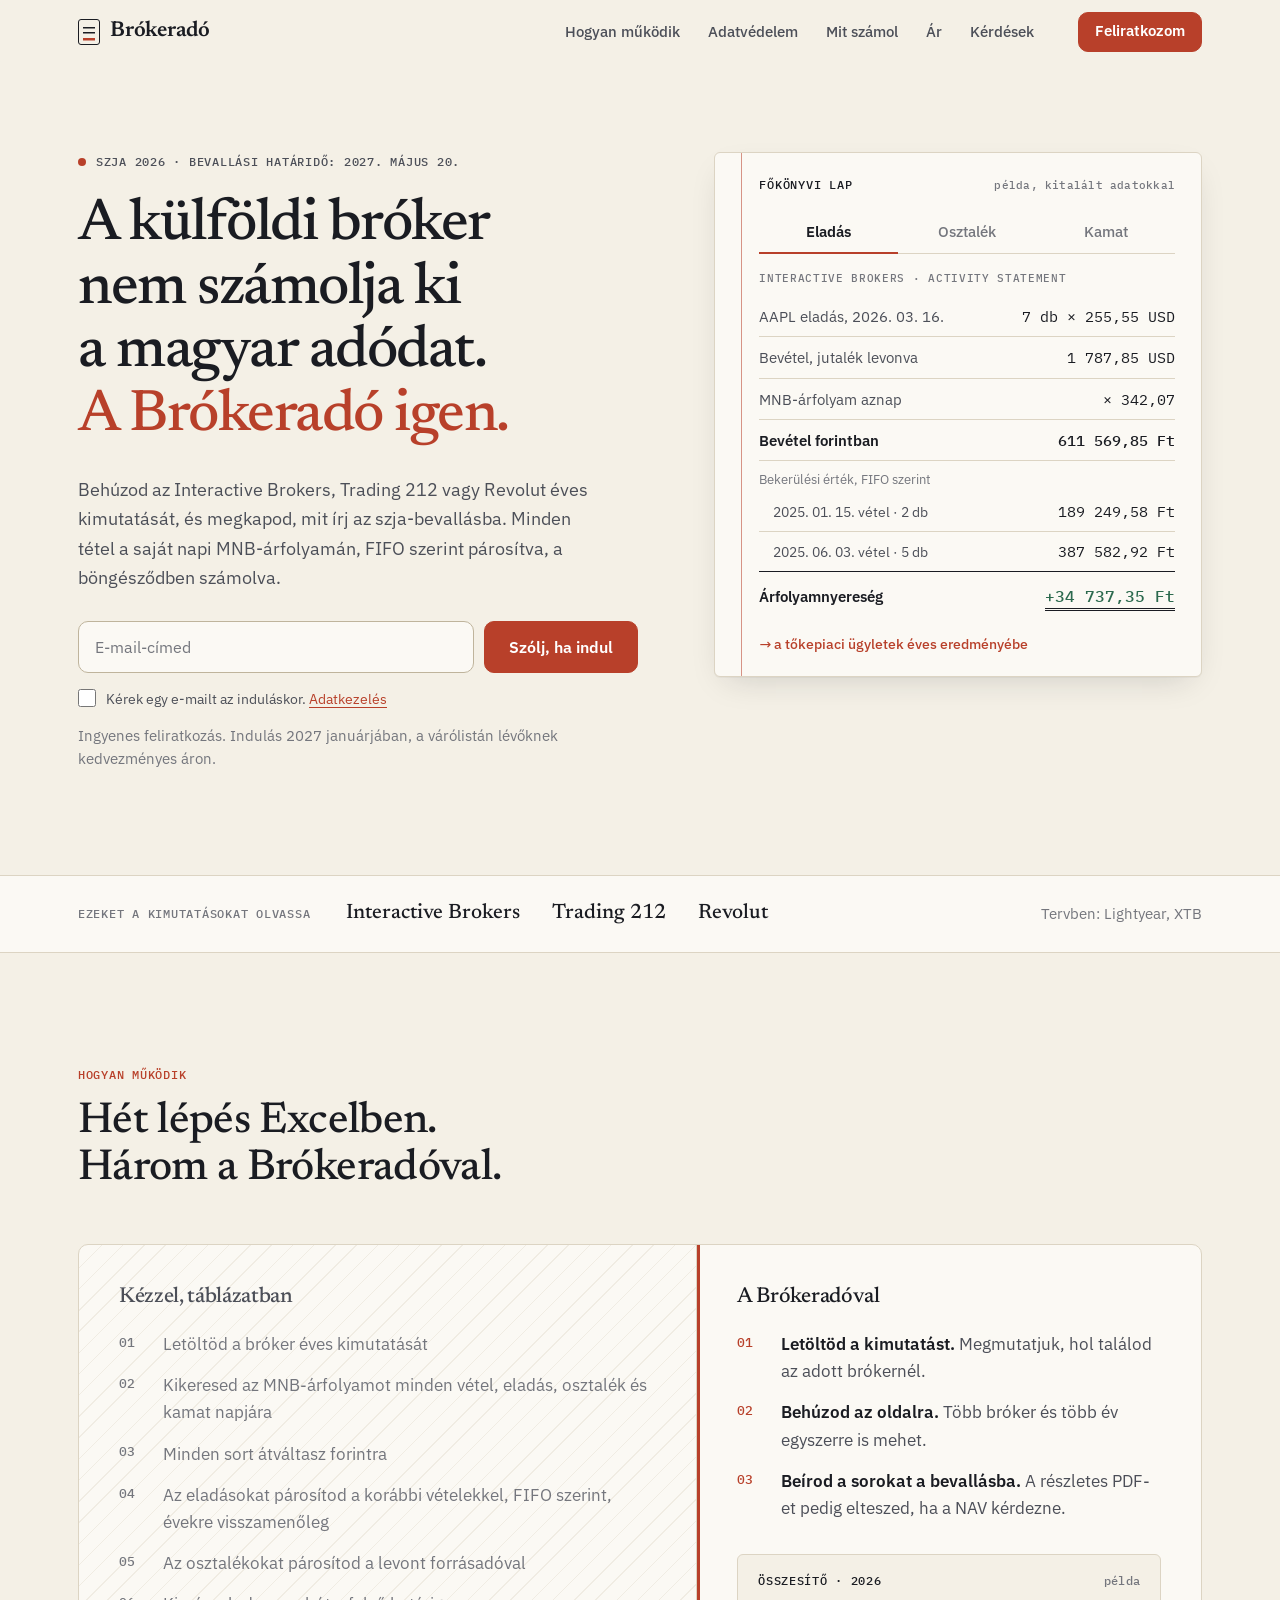
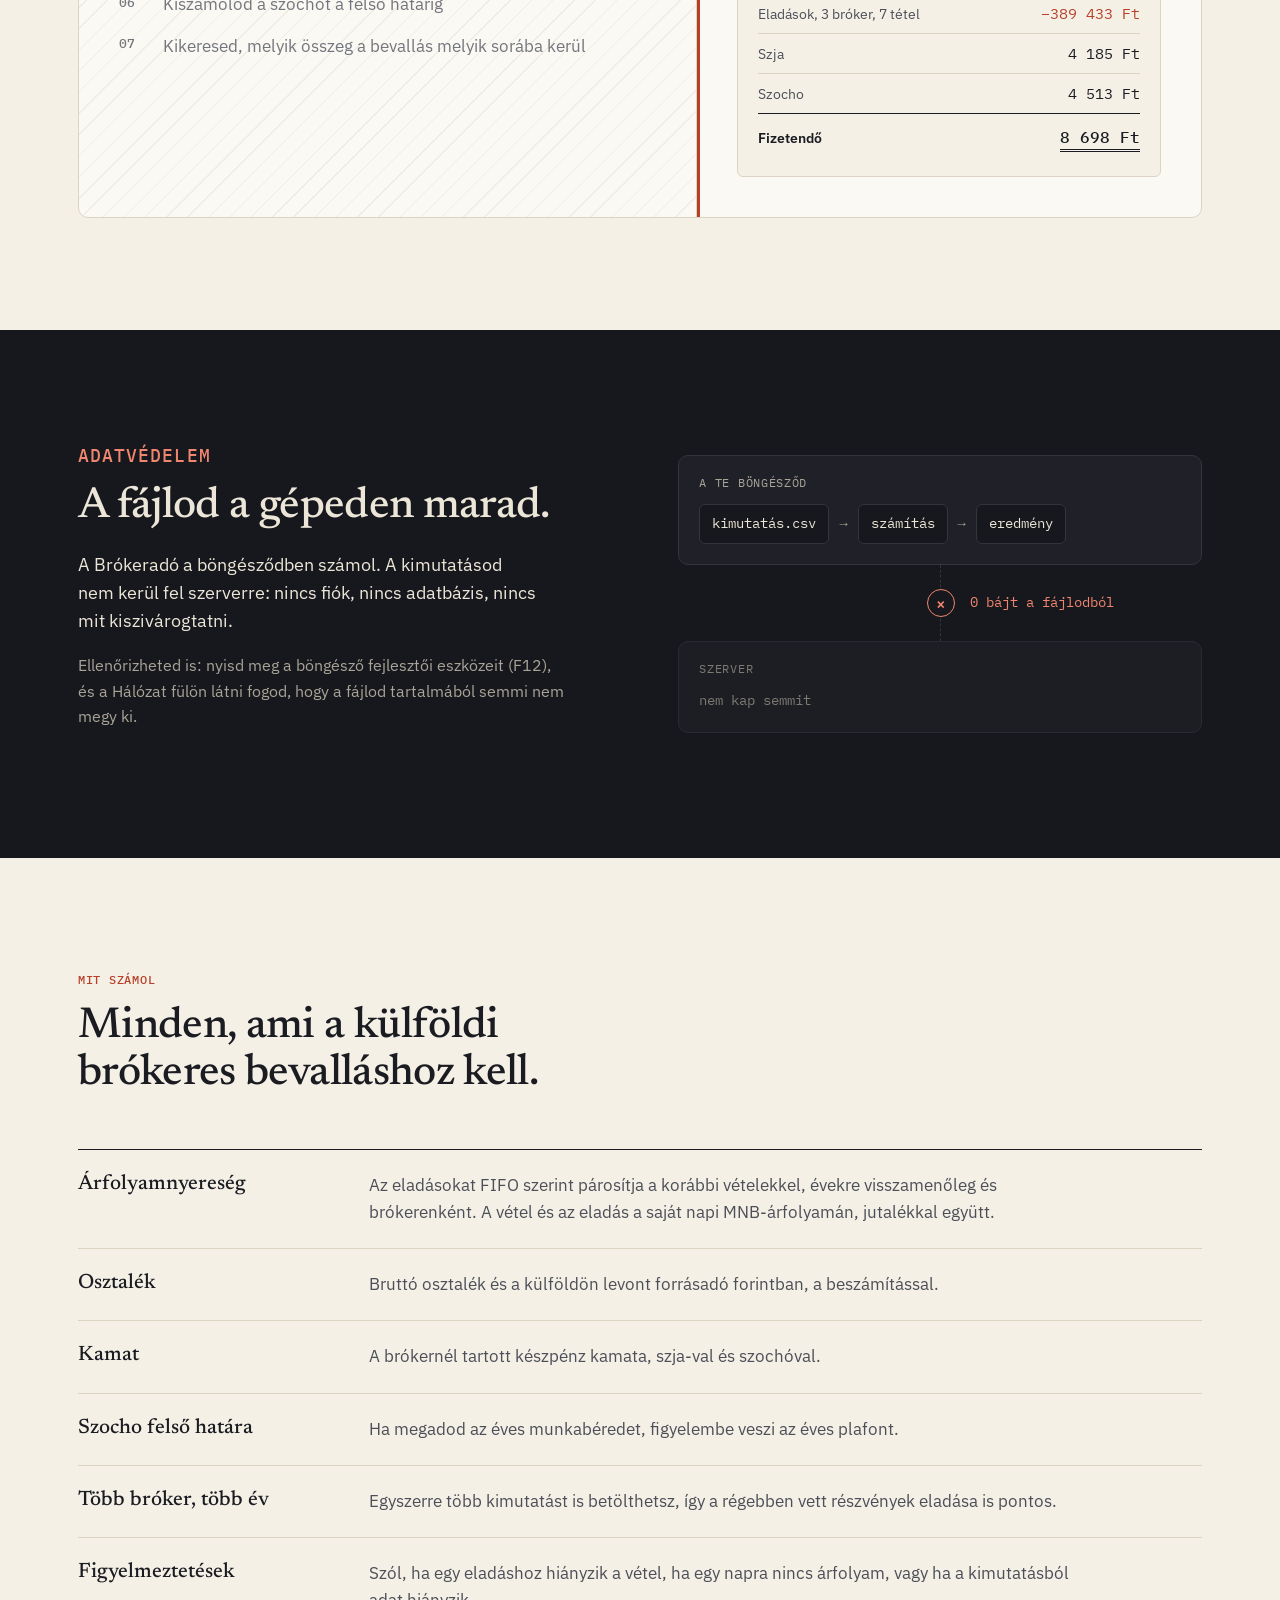
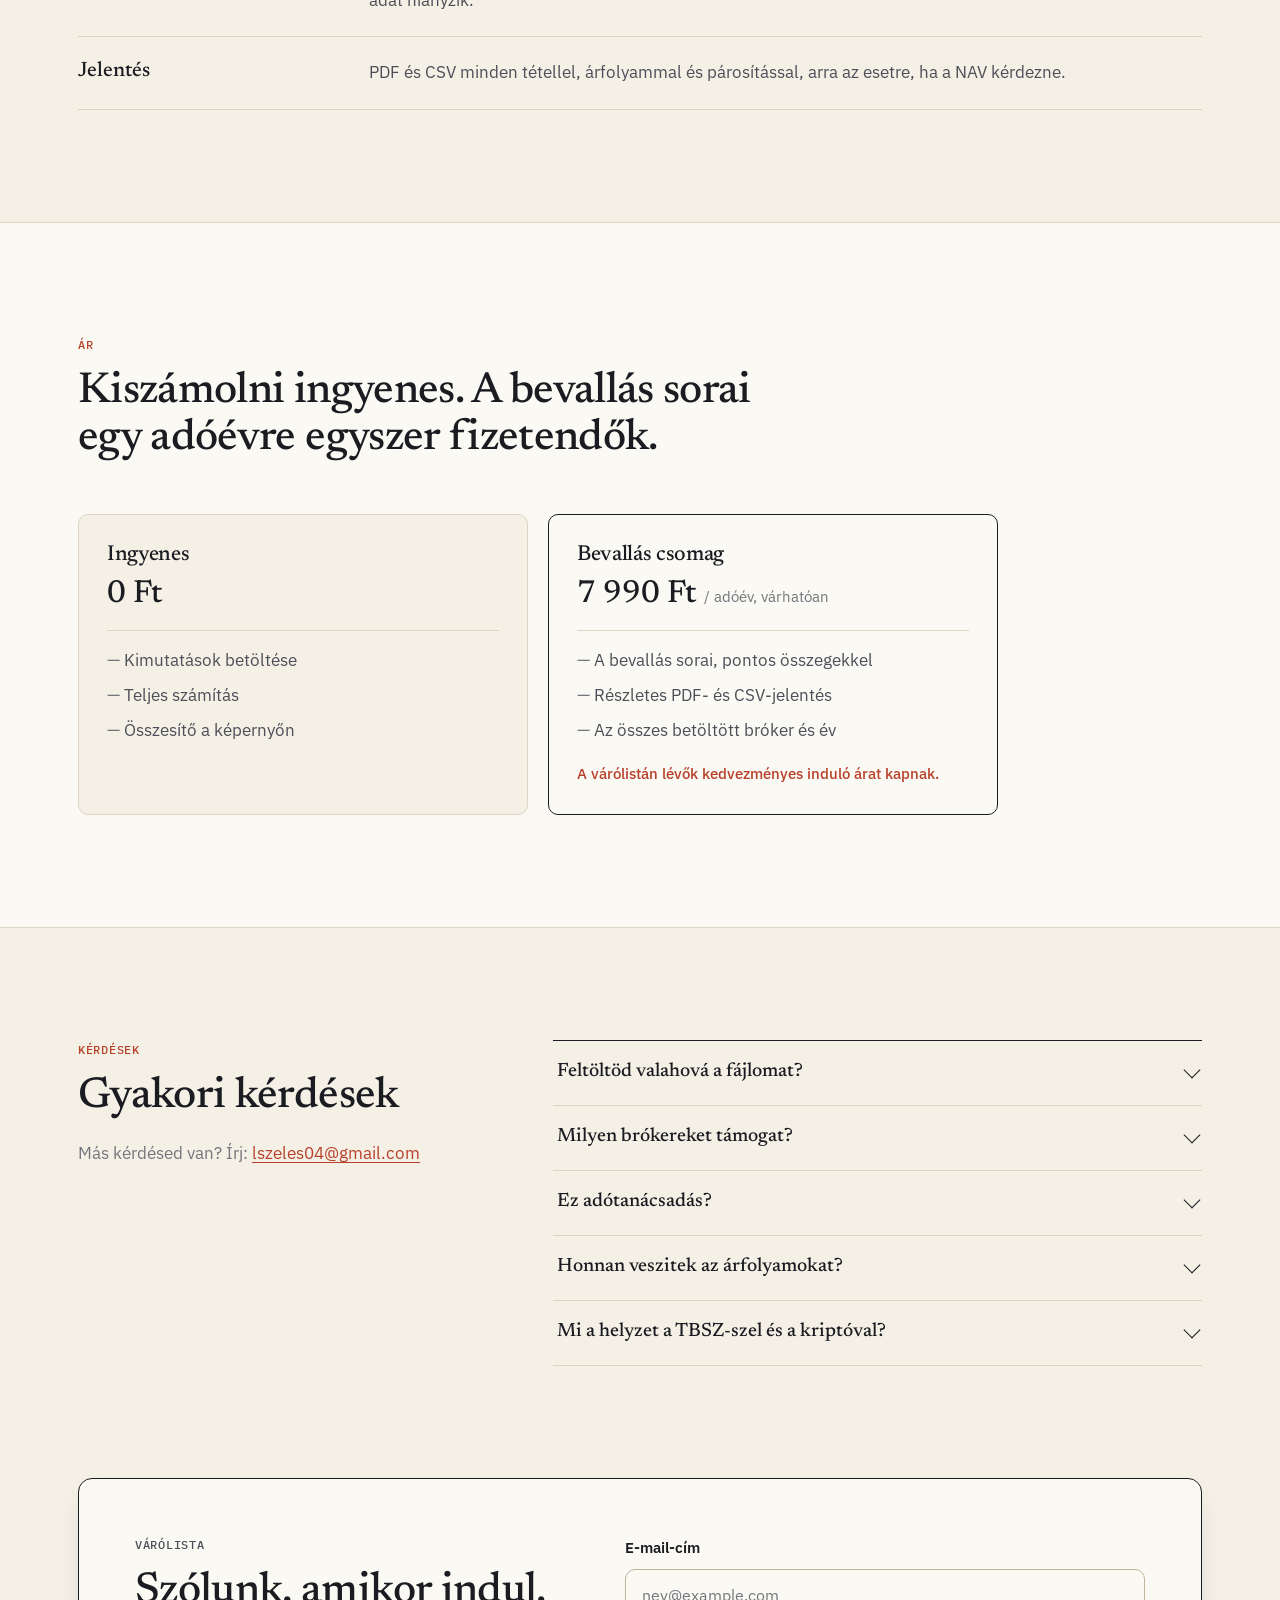
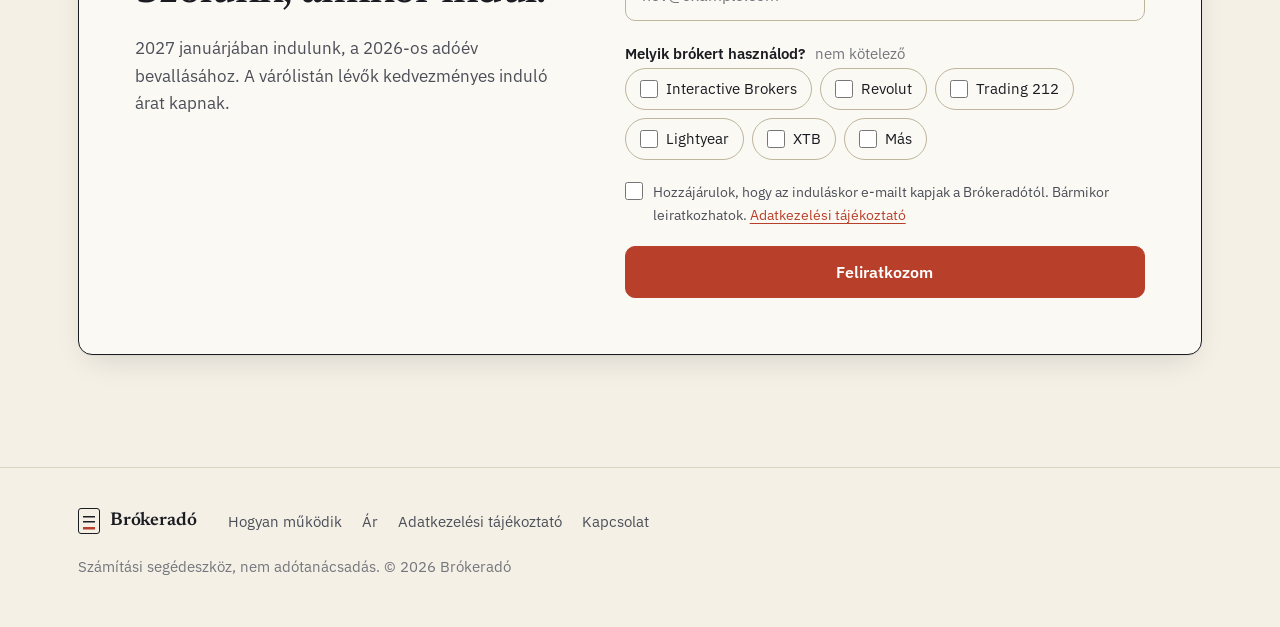
<file: index.html>
<!doctype html>
<html lang="hu">
  <head>
    <meta charset="UTF-8" />
    <meta name="viewport" content="width=device-width, initial-scale=1.0" />
    <title>Brókeradó – szja-bevallás külföldi brókeres befektetésekről</title>
    <meta
      name="description"
      content="Interactive Brokers, Trading 212 vagy Revolut kimutatásból kiszámolja, mit kell beírnod az szja-bevallásba. Napi MNB-árfolyam, FIFO, osztalék, kamat. A fájlod nem hagyja el a gépedet."
    />
    <meta property="og:title" content="Brókeradó – a külföldi bróker nem számolja ki a magyar adódat" />
    <meta property="og:description" content="Behúzod a bróker éves kimutatását, és megkapod a bevallás sorait. Minden a böngésződben fut, feltöltés nélkül." />
    <meta property="og:type" content="website" />
    <meta name="theme-color" content="#f4f0e6" media="(prefers-color-scheme: light)" />
    <meta name="theme-color" content="#121317" media="(prefers-color-scheme: dark)" />
    <link rel="icon" href="data:image/svg+xml,%3Csvg xmlns='http://www.w3.org/2000/svg' viewBox='0 0 32 32'%3E%3Crect width='32' height='32' rx='6' fill='%231a1c22'/%3E%3Cpath d='M9 8v16M9 8h7a4 4 0 0 1 0 8H9h8a4 4 0 0 1 0 8H9' stroke='%23f4f0e6' stroke-width='2.6' fill='none' stroke-linejoin='round'/%3E%3Cpath d='M22 24h4' stroke='%23e0583d' stroke-width='2.6' stroke-linecap='round'/%3E%3C/svg%3E" />
    <script type="module" crossorigin src="./assets/main-Bn46tA7g.js"></script>
    <link rel="stylesheet" crossorigin href="./assets/style-DjPH11_Q.css">
  </head>
  <body>
    <a class="skip" href="#tartalom">Ugrás a tartalomra</a>

    <header class="site-header">
      <div class="wrap header-inner">
        <a class="wordmark" href="./" aria-label="Brókeradó, főoldal">
          <span class="wordmark-mark" aria-hidden="true"></span>
          Brókeradó
        </a>
        <nav class="site-nav" aria-label="Fő navigáció">
          <a href="#hogyan">Hogyan működik</a>
          <a href="#adatvedelem">Adatvédelem</a>
          <a href="#mit-szamol">Mit számol</a>
          <a href="#ar">Ár</a>
          <a href="#gyik">Kérdések</a>
        </nav>
        <a class="btn btn-small" href="#varolista">Feliratkozom</a>
      </div>
    </header>

    <main id="tartalom">
      <!-- ============ HERO ============ -->
      <section class="hero">
        <div class="wrap hero-grid">
          <div class="hero-copy">
            <p class="kicker"><span class="dot" aria-hidden="true"></span>Szja 2026 · bevallási határidő: 2027. május 20.</p>
            <h1>A külföldi bróker nem számolja ki a&nbsp;magyar adódat. <span class="accent">A&nbsp;Brókeradó igen.</span></h1>
            <p class="lead">
              Behúzod az Interactive Brokers, Trading 212 vagy Revolut éves kimutatását, és megkapod, mit írj az
              szja-bevallásba. Minden tétel a saját napi MNB-árfolyamán, FIFO szerint párosítva, a böngésződben számolva.
            </p>

            <form class="signup signup-inline" data-waitlist data-followup novalidate>
              <div class="signup-row">
                <label class="visually-hidden" for="hero-email">E-mail-cím</label>
                <input id="hero-email" type="email" name="email" autocomplete="email" required placeholder="E-mail-címed" />
                <button class="btn" type="submit">Szólj, ha indul</button>
              </div>
              <label class="consent">
                <input type="checkbox" name="consent" required />
                <span>Kérek egy e-mailt az induláskor. <a href="./adatkezeles.html">Adatkezelés</a></span>
              </label>
              <input class="hp" type="text" name="company" tabindex="-1" autocomplete="off" aria-hidden="true" />
              <p class="form-status" role="status" aria-live="polite"></p>
              <div class="followup" hidden>
                <p class="followup-q">Melyik brókert használod? Ez alapján döntjük el, mit támogassunk először.</p>
                <div class="chips">
                  <label><input type="checkbox" name="broker" value="ibkr" />Interactive Brokers</label>
                  <label><input type="checkbox" name="broker" value="revolut" />Revolut</label>
                  <label><input type="checkbox" name="broker" value="trading212" />Trading 212</label>
                  <label><input type="checkbox" name="broker" value="lightyear" />Lightyear</label>
                  <label><input type="checkbox" name="broker" value="xtb" />XTB</label>
                  <label><input type="checkbox" name="broker" value="other" />Más</label>
                </div>
                <button class="btn btn-ghost followup-send" type="button">Elküldöm</button>
              </div>
            </form>
            <p class="hero-note">Ingyenes feliratkozás. Indulás 2027 januárjában, a várólistán lévőknek kedvezményes áron.</p>
          </div>

          <!-- Ledger: shows what the product actually does, one transaction at a time. -->
          <figure class="ledger" aria-label="Példa: így lesz egy tételből bevallási adat (kitalált adatok)">
            <div class="ledger-head">
              <span class="ledger-title">Főkönyvi lap</span>
              <span class="ledger-tag">példa, kitalált adatokkal</span>
            </div>
            <div class="tabs" role="tablist" aria-label="Példa tétel típusa">
              <button role="tab" id="tab-sale" aria-controls="panel-sale" aria-selected="true">Eladás</button>
              <button role="tab" id="tab-div" aria-controls="panel-div" aria-selected="false" tabindex="-1">Osztalék</button>
              <button role="tab" id="tab-int" aria-controls="panel-int" aria-selected="false" tabindex="-1">Kamat</button>
            </div>

            <div class="ledger-panel" role="tabpanel" id="panel-sale" aria-labelledby="tab-sale">
              <p class="ledger-source">Interactive Brokers · Activity Statement</p>
              <dl class="rows">
                <div><dt>AAPL eladás, 2026. 03. 16.</dt><dd>7 db × 255,55 USD</dd></div>
                <div><dt>Bevétel, jutalék levonva</dt><dd>1 787,85 USD</dd></div>
                <div><dt>MNB-árfolyam aznap</dt><dd>× 342,07</dd></div>
                <div class="strong"><dt>Bevétel forintban</dt><dd>611 569,85 Ft</dd></div>
                <div class="group"><dt>Bekerülési érték, FIFO szerint</dt><dd></dd></div>
                <div class="sub"><dt>2025. 01. 15. vétel · 2 db</dt><dd>189 249,58 Ft</dd></div>
                <div class="sub"><dt>2025. 06. 03. vétel · 5 db</dt><dd>387 582,92 Ft</dd></div>
                <div class="total"><dt>Árfolyamnyereség</dt><dd class="pos">+34 737,35 Ft</dd></div>
              </dl>
              <p class="ledger-dest">→ a tőkepiaci ügyletek éves eredményébe</p>
            </div>

            <div class="ledger-panel" role="tabpanel" id="panel-div" aria-labelledby="tab-div" hidden>
              <p class="ledger-source">Interactive Brokers · Dividends</p>
              <dl class="rows">
                <div><dt>MSFT osztalék, 2026. 03. 12.</dt><dd>60 db × 0,83 USD</dd></div>
                <div><dt>Bruttó osztalék</dt><dd>49,80 USD</dd></div>
                <div><dt>Levont amerikai forrásadó, 30%</dt><dd>14,94 USD</dd></div>
                <div><dt>MNB-árfolyam aznap</dt><dd>× 335,25</dd></div>
                <div class="strong"><dt>Bruttó osztalék forintban</dt><dd>16 695,45 Ft</dd></div>
                <div class="total"><dt>Külföldön levont adó forintban</dt><dd>5 008,64 Ft</dd></div>
              </dl>
              <p class="ledger-dest">→ az osztalék soraiba, a külföldi adó beszámításával</p>
            </div>

            <div class="ledger-panel" role="tabpanel" id="panel-int" aria-labelledby="tab-int" hidden>
              <p class="ledger-source">Interactive Brokers · Interest</p>
              <dl class="rows">
                <div><dt>EUR kamat, 2026. 06. 03.</dt><dd>18,40 EUR</dd></div>
                <div><dt>MNB-árfolyam aznap</dt><dd>× 355,76</dd></div>
                <div class="strong"><dt>Kamat forintban</dt><dd>6 545,98 Ft</dd></div>
                <div><dt>Szja, 15%</dt><dd>981,90 Ft</dd></div>
                <div class="total"><dt>Szocho, 13%</dt><dd>850,98 Ft</dd></div>
              </dl>
              <p class="ledger-dest">→ a kamatjövedelem soraiba</p>
            </div>
          </figure>
        </div>
      </section>

      <!-- ============ SUPPORTED BROKERS ============ -->
      <section class="brokers" aria-label="Támogatott brókerek">
        <div class="wrap brokers-inner">
          <span class="label">Ezeket a kimutatásokat olvassa</span>
          <ul>
            <li>Interactive Brokers</li>
            <li>Trading 212</li>
            <li>Revolut</li>
          </ul>
          <span class="soon">Tervben: Lightyear, XTB</span>
        </div>
      </section>

      <!-- ============ BEFORE / AFTER ============ -->
      <section class="section" id="hogyan">
        <div class="wrap">
          <header class="section-head">
            <p class="eyebrow">Hogyan működik</p>
            <h2>Hét lépés Excelben. Három a&nbsp;Brókeradóval.</h2>
          </header>

          <div class="compare">
            <div class="compare-col compare-old">
              <h3>Kézzel, táblázatban</h3>
              <ol>
                <li>Letöltöd a bróker éves kimutatását</li>
                <li>Kikeresed az MNB-árfolyamot minden vétel, eladás, osztalék és kamat napjára</li>
                <li>Minden sort átváltasz forintra</li>
                <li>Az eladásokat párosítod a korábbi vételekkel, FIFO szerint, évekre visszamenőleg</li>
                <li>Az osztalékokat párosítod a levont forrásadóval</li>
                <li>Kiszámolod a szochót a felső határig</li>
                <li>Kikeresed, melyik összeg a bevallás melyik sorába kerül</li>
              </ol>
            </div>
            <div class="compare-col compare-new">
              <h3>A Brókeradóval</h3>
              <ol>
                <li><strong>Letöltöd a kimutatást.</strong> Megmutatjuk, hol találod az adott brókernél.</li>
                <li><strong>Behúzod az oldalra.</strong> Több bróker és több év egyszerre is mehet.</li>
                <li><strong>Beírod a sorokat a bevallásba.</strong> A részletes PDF-et pedig elteszed, ha a NAV kérdezne.</li>
              </ol>
              <div class="mini-result" aria-label="Példa összesítő, kitalált adatokkal">
                <p class="mini-title">Összesítő · 2026 <span>példa</span></p>
                <dl class="rows">
                  <div><dt>Eladások, 3 bróker, 7 tétel</dt><dd class="neg">−389 433 Ft</dd></div>
                  <div><dt>Szja</dt><dd>4 185 Ft</dd></div>
                  <div><dt>Szocho</dt><dd>4 513 Ft</dd></div>
                  <div class="total"><dt>Fizetendő</dt><dd>8 698 Ft</dd></div>
                </dl>
              </div>
            </div>
          </div>
        </div>
      </section>

      <!-- ============ PRIVACY ============ -->
      <section class="section section-dark" id="adatvedelem">
        <div class="wrap privacy-grid">
          <div>
            <p class="eyebrow">Adatvédelem</p>
            <h2>A fájlod a gépeden marad.</h2>
            <p>
              A Brókeradó a böngésződben számol. A kimutatásod nem kerül fel szerverre: nincs fiók, nincs adatbázis, nincs
              mit kiszivárogtatni.
            </p>
            <p class="muted">
              Ellenőrizheted is: nyisd meg a böngésző fejlesztői eszközeit (F12), és a Hálózat fülön látni fogod, hogy a
              fájlod tartalmából semmi nem megy ki.
            </p>
          </div>
          <div class="flow" aria-hidden="true">
            <div class="flow-box">
              <span class="flow-label">A te böngésződ</span>
              <div class="flow-steps">
                <span>kimutatás.csv</span>
                <span class="arrow">→</span>
                <span>számítás</span>
                <span class="arrow">→</span>
                <span>eredmény</span>
              </div>
            </div>
            <div class="flow-cut">
              <span class="flow-line"></span>
              <span class="flow-zero">0 bájt a fájlodból</span>
            </div>
            <div class="flow-box flow-server">
              <span class="flow-label">Szerver</span>
              <span class="flow-empty">nem kap semmit</span>
            </div>
          </div>
        </div>
      </section>

      <!-- ============ SPEC SHEET ============ -->
      <section class="section" id="mit-szamol">
        <div class="wrap">
          <header class="section-head">
            <p class="eyebrow">Mit számol</p>
            <h2>Minden, ami a külföldi brókeres bevalláshoz kell.</h2>
          </header>
          <dl class="spec">
            <div>
              <dt>Árfolyamnyereség</dt>
              <dd>Az eladásokat FIFO szerint párosítja a korábbi vételekkel, évekre visszamenőleg és brókerenként. A vétel és az eladás a saját napi MNB-árfolyamán, jutalékkal együtt.</dd>
            </div>
            <div>
              <dt>Osztalék</dt>
              <dd>Bruttó osztalék és a külföldön levont forrásadó forintban, a beszámítással.</dd>
            </div>
            <div>
              <dt>Kamat</dt>
              <dd>A brókernél tartott készpénz kamata, szja-val és szochóval.</dd>
            </div>
            <div>
              <dt>Szocho felső határa</dt>
              <dd>Ha megadod az éves munkabéredet, figyelembe veszi az éves plafont.</dd>
            </div>
            <div>
              <dt>Több bróker, több év</dt>
              <dd>Egyszerre több kimutatást is betölthetsz, így a régebben vett részvények eladása is pontos.</dd>
            </div>
            <div>
              <dt>Figyelmeztetések</dt>
              <dd>Szól, ha egy eladáshoz hiányzik a vétel, ha egy napra nincs árfolyam, vagy ha a kimutatásból adat hiányzik.</dd>
            </div>
            <div>
              <dt>Jelentés</dt>
              <dd>PDF és CSV minden tétellel, árfolyammal és párosítással, arra az esetre, ha a NAV kérdezne.</dd>
            </div>
          </dl>
        </div>
      </section>

      <!-- ============ PRICING ============ -->
      <section class="section section-alt" id="ar">
        <div class="wrap">
          <header class="section-head">
            <p class="eyebrow">Ár</p>
            <h2>Kiszámolni ingyenes. A bevallás sorai egy adóévre egyszer fizetendők.</h2>
          </header>
          <div class="pricing">
            <article class="plan">
              <h3>Ingyenes</h3>
              <p class="plan-price">0 Ft</p>
              <ul>
                <li>Kimutatások betöltése</li>
                <li>Teljes számítás</li>
                <li>Összesítő a képernyőn</li>
              </ul>
            </article>
            <article class="plan plan-main">
              <h3>Bevallás csomag</h3>
              <p class="plan-price">7 990 Ft <span>/ adóév, várhatóan</span></p>
              <ul>
                <li>A bevallás sorai, pontos összegekkel</li>
                <li>Részletes PDF- és CSV-jelentés</li>
                <li>Az összes betöltött bróker és év</li>
              </ul>
              <p class="plan-note">A várólistán lévők kedvezményes induló árat kapnak.</p>
            </article>
          </div>
        </div>
      </section>

      <!-- ============ FAQ ============ -->
      <section class="section" id="gyik">
        <div class="wrap faq-grid">
          <header class="faq-head">
            <p class="eyebrow">Kérdések</p>
            <h2>Gyakori kérdések</h2>
            <p class="muted">Más kérdésed van? Írj: <a href="mailto:lszeles04@gmail.com">lszeles04@gmail.com</a></p>
          </header>
          <div class="faq">
            <details>
              <summary>Feltöltöd valahová a fájlomat?</summary>
              <p>Nem. Az oldal a böngésződben számol, a fájl nem kerül semmilyen szerverre. Betöltés után internet nélkül is működik.</p>
            </details>
            <details>
              <summary>Milyen brókereket támogat?</summary>
              <p>Induláskor az Interactive Brokers, a Trading 212 és a Revolut kimutatásait. Feliratkozáskor jelezd, mit használsz: ez alapján bővítünk.</p>
            </details>
            <details>
              <summary>Ez adótanácsadás?</summary>
              <p>Nem. A Brókeradó számítási segédeszköz, a bevallásért te felelsz. A számítási szabályokat az indulás előtt adótanácsadóval ellenőriztetjük, és minden szabálynál feltüntetjük a jogszabályi forrást.</p>
            </details>
            <details>
              <summary>Honnan veszitek az árfolyamokat?</summary>
              <p>A Magyar Nemzeti Bank hivatalos napi árfolyamaiból. Ha egy napon nincs jegyzés (hétvége, ünnep), az előtte utolsó közzétett árfolyamot használjuk.</p>
            </details>
            <details>
              <summary>Mi a helyzet a TBSZ-szel és a kriptóval?</summary>
              <p>A magyar bankoknál vezetett TBSZ adóját a bank kezeli, ahhoz nincs szükség a Brókeradóra. Kriptót egyelőre nem számolunk.</p>
            </details>
          </div>
        </div>
      </section>

      <!-- ============ WAITLIST ============ -->
      <section class="section waitlist" id="varolista">
        <div class="wrap">
          <div class="waitlist-sheet">
            <div class="waitlist-copy">
              <p class="eyebrow">Várólista</p>
              <h2>Szólunk, amikor indul.</h2>
              <p>2027 januárjában indulunk, a 2026-os adóév bevallásához. A várólistán lévők kedvezményes induló árat kapnak.</p>
            </div>
            <form class="signup" data-waitlist novalidate>
              <label class="field">
                <span>E-mail-cím</span>
                <input type="email" name="email" autocomplete="email" required placeholder="nev@example.com" />
              </label>
              <fieldset class="field">
                <legend>Melyik brókert használod? <span class="optional">nem kötelező</span></legend>
                <div class="chips">
                  <label><input type="checkbox" name="broker" value="ibkr" />Interactive Brokers</label>
                  <label><input type="checkbox" name="broker" value="revolut" />Revolut</label>
                  <label><input type="checkbox" name="broker" value="trading212" />Trading 212</label>
                  <label><input type="checkbox" name="broker" value="lightyear" />Lightyear</label>
                  <label><input type="checkbox" name="broker" value="xtb" />XTB</label>
                  <label><input type="checkbox" name="broker" value="other" />Más</label>
                </div>
              </fieldset>
              <label class="consent">
                <input type="checkbox" name="consent" required />
                <span>Hozzájárulok, hogy az induláskor e-mailt kapjak a Brókeradótól. Bármikor leiratkozhatok. <a href="./adatkezeles.html">Adatkezelési tájékoztató</a></span>
              </label>
              <input class="hp" type="text" name="company" tabindex="-1" autocomplete="off" aria-hidden="true" />
              <button class="btn btn-block" type="submit">Feliratkozom</button>
              <p class="form-status" role="status" aria-live="polite"></p>
            </form>
          </div>
        </div>
      </section>
    </main>

    <footer class="site-footer">
      <div class="wrap footer-inner">
        <a class="wordmark wordmark-small" href="./"><span class="wordmark-mark" aria-hidden="true"></span>Brókeradó</a>
        <nav aria-label="Lábléc">
          <a href="#hogyan">Hogyan működik</a>
          <a href="#ar">Ár</a>
          <a href="./adatkezeles.html">Adatkezelési tájékoztató</a>
          <a href="mailto:lszeles04@gmail.com">Kapcsolat</a>
        </nav>
        <p class="footer-note">Számítási segédeszköz, nem adótanácsadás. © 2026 Brókeradó</p>
      </div>
    </footer>

  </body>
</html>
</file>
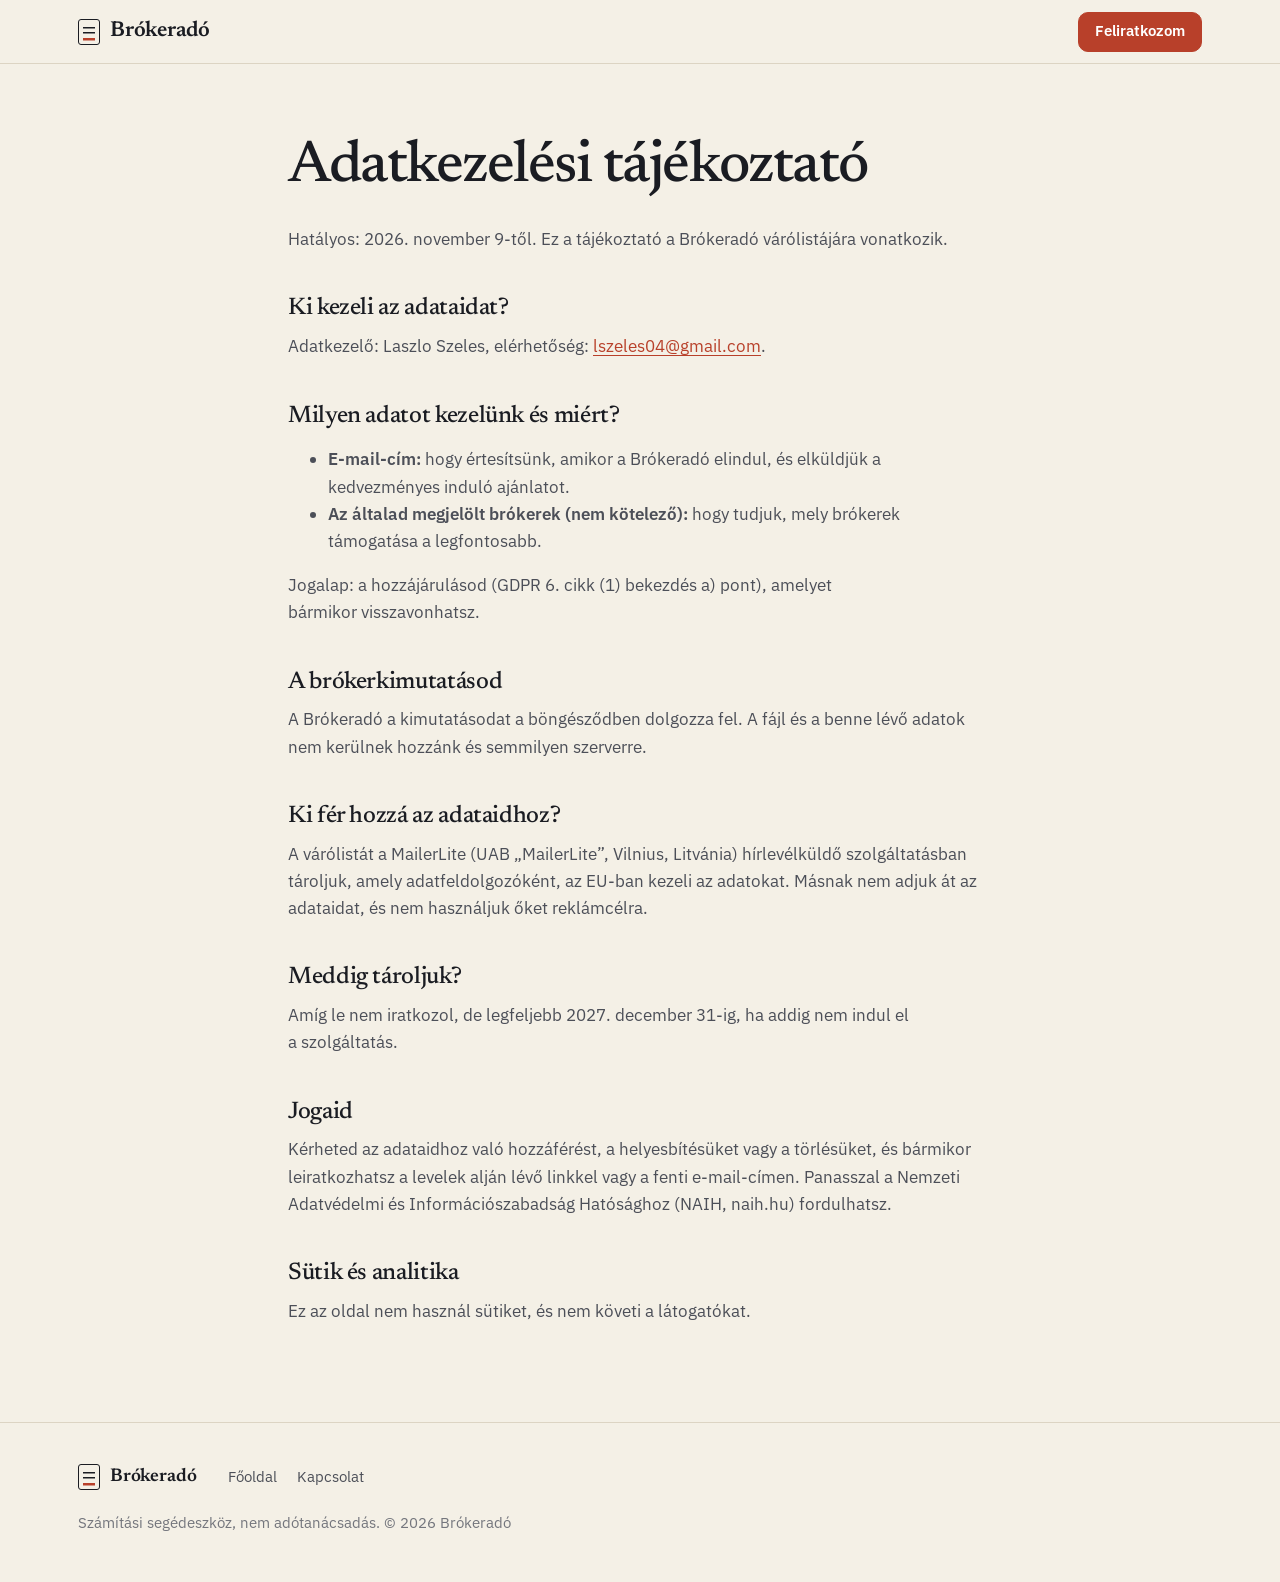
<file: adatkezeles.html>
<!doctype html>
<html lang="hu">
  <head>
    <meta charset="UTF-8" />
    <meta name="viewport" content="width=device-width, initial-scale=1.0" />
    <title>Adatkezelési tájékoztató – Brókeradó</title>
    <meta name="robots" content="noindex" />
    <link rel="icon" href="data:image/svg+xml,%3Csvg xmlns='http://www.w3.org/2000/svg' viewBox='0 0 32 32'%3E%3Crect width='32' height='32' rx='6' fill='%231a1c22'/%3E%3Cpath d='M9 8v16M9 8h7a4 4 0 0 1 0 8H9h8a4 4 0 0 1 0 8H9' stroke='%23f4f0e6' stroke-width='2.6' fill='none' stroke-linejoin='round'/%3E%3Cpath d='M22 24h4' stroke='%23e0583d' stroke-width='2.6' stroke-linecap='round'/%3E%3C/svg%3E" />
    <link rel="stylesheet" crossorigin href="./assets/style-DjPH11_Q.css">
  </head>
  <body>
    <header class="site-header scrolled">
      <div class="wrap header-inner">
        <a class="wordmark" href="./" aria-label="Brókeradó, főoldal"><span class="wordmark-mark" aria-hidden="true"></span>Brókeradó</a>
        <a class="btn btn-small" href="./#varolista">Feliratkozom</a>
      </div>
    </header>

    <main class="legal">
      <div class="wrap">
        <h1>Adatkezelési tájékoztató</h1>
        <p>Hatályos: 2026. november 9-től. Ez a tájékoztató a Brókeradó várólistájára vonatkozik.</p>

        <h2>Ki kezeli az adataidat?</h2>
        <p>
          Adatkezelő: Laszlo Szeles, elérhetőség: <a href="mailto:lszeles04@gmail.com">lszeles04@gmail.com</a>.
        </p>

        <h2>Milyen adatot kezelünk és miért?</h2>
        <ul>
          <li><strong>E-mail-cím:</strong> hogy értesítsünk, amikor a Brókeradó elindul, és elküldjük a kedvezményes induló ajánlatot.</li>
          <li><strong>Az általad megjelölt brókerek (nem kötelező):</strong> hogy tudjuk, mely brókerek támogatása a legfontosabb.</li>
        </ul>
        <p>Jogalap: a hozzájárulásod (GDPR 6. cikk (1) bekezdés a) pont), amelyet bármikor visszavonhatsz.</p>

        <h2>A brókerkimutatásod</h2>
        <p>
          A Brókeradó a kimutatásodat a böngésződben dolgozza fel. A fájl és a benne lévő adatok nem kerülnek hozzánk és
          semmilyen szerverre.
        </p>

        <h2>Ki fér hozzá az adataidhoz?</h2>
        <p>
          A várólistát a MailerLite (UAB „MailerLite”, Vilnius, Litvánia)
          hírlevélküldő szolgáltatásban tároljuk, amely adatfeldolgozóként, az EU-ban kezeli az adatokat. Másnak nem adjuk
          át az adataidat, és nem használjuk őket reklámcélra.
        </p>

        <h2>Meddig tároljuk?</h2>
        <p>Amíg le nem iratkozol, de legfeljebb 2027. december 31-ig, ha addig nem indul el a szolgáltatás.</p>

        <h2>Jogaid</h2>
        <p>
          Kérheted az adataidhoz való hozzáférést, a helyesbítésüket vagy a törlésüket, és bármikor leiratkozhatsz a
          levelek alján lévő linkkel vagy a fenti e-mail-címen. Panasszal a Nemzeti Adatvédelmi és Információszabadság
          Hatósághoz (NAIH, naih.hu) fordulhatsz.
        </p>

        <h2>Sütik és analitika</h2>
        <p>Ez az oldal nem használ sütiket, és nem követi a látogatókat.</p>
      </div>
    </main>

    <footer class="site-footer">
      <div class="wrap footer-inner">
        <a class="wordmark wordmark-small" href="./"><span class="wordmark-mark" aria-hidden="true"></span>Brókeradó</a>
        <nav aria-label="Lábléc">
          <a href="./">Főoldal</a>
          <a href="mailto:lszeles04@gmail.com">Kapcsolat</a>
        </nav>
        <p class="footer-note">Számítási segédeszköz, nem adótanácsadás. © 2026 Brókeradó</p>
      </div>
    </footer>
  </body>
</html>
</file>
<file: assets/style-DjPH11_Q.css>
@font-face{font-family:Newsreader Variable;font-style:normal;font-display:swap;font-weight:200 800;src:url(./newsreader-vietnamese-wght-normal-Czsa-EzN.woff2)format("woff2-variations");unicode-range:U+102-103,U+110-111,U+128-129,U+168-169,U+1A0-1A1,U+1AF-1B0,U+300-301,U+303-304,U+308-309,U+323,U+329,U+1EA0-1EF9,U+20AB}@font-face{font-family:Newsreader Variable;font-style:normal;font-display:swap;font-weight:200 800;src:url(./newsreader-latin-ext-wght-normal-C-3rgBeH.woff2)format("woff2-variations");unicode-range:U+100-2BA,U+2BD-2C5,U+2C7-2CC,U+2CE-2D7,U+2DD-2FF,U+304,U+308,U+329,U+1D00-1DBF,U+1E00-1E9F,U+1EF2-1EFF,U+2020,U+20A0-20AB,U+20AD-20C0,U+2113,U+2C60-2C7F,U+A720-A7FF}@font-face{font-family:Newsreader Variable;font-style:normal;font-display:swap;font-weight:200 800;src:url(./newsreader-latin-wght-normal-CCVVNp6i.woff2)format("woff2-variations");unicode-range:U+??,U+131,U+152-153,U+2BB-2BC,U+2C6,U+2DA,U+2DC,U+304,U+308,U+329,U+2000-206F,U+20AC,U+2122,U+2191,U+2193,U+2212,U+2215,U+FEFF,U+FFFD}@font-face{font-family:IBM Plex Sans;font-style:normal;font-display:swap;font-weight:400;src:url(./ibm-plex-sans-latin-400-normal-CDDApCn2.woff2)format("woff2"),url(./ibm-plex-sans-latin-400-normal-CYLoc0-x.woff)format("woff")}@font-face{font-family:IBM Plex Sans;font-style:normal;font-display:swap;font-weight:400;src:url(./ibm-plex-sans-latin-ext-400-normal-C5H60-Va.woff2)format("woff2"),url(./ibm-plex-sans-latin-ext-400-normal-RBey6euL.woff)format("woff")}@font-face{font-family:IBM Plex Sans;font-style:normal;font-display:swap;font-weight:500;src:url(./ibm-plex-sans-latin-500-normal-6ng42L7E.woff2)format("woff2"),url(./ibm-plex-sans-latin-500-normal-BgVn5rGT.woff)format("woff")}@font-face{font-family:IBM Plex Sans;font-style:normal;font-display:swap;font-weight:500;src:url(./ibm-plex-sans-latin-ext-500-normal-DakdToA3.woff2)format("woff2"),url(./ibm-plex-sans-latin-ext-500-normal-D0aIdm-b.woff)format("woff")}@font-face{font-family:IBM Plex Sans;font-style:normal;font-display:swap;font-weight:600;src:url(./ibm-plex-sans-latin-600-normal-CuJfVYMP.woff2)format("woff2"),url(./ibm-plex-sans-latin-600-normal-Cu4Hd6ag.woff)format("woff")}@font-face{font-family:IBM Plex Sans;font-style:normal;font-display:swap;font-weight:600;src:url(./ibm-plex-sans-latin-ext-600-normal-DOrvGEcy.woff2)format("woff2"),url(./ibm-plex-sans-latin-ext-600-normal-DIrixKbi.woff)format("woff")}@font-face{font-family:IBM Plex Mono;font-style:normal;font-display:swap;font-weight:400;src:url(./ibm-plex-mono-latin-400-normal-DMJ8VG8y.woff2)format("woff2"),url(./ibm-plex-mono-latin-400-normal-CvHOgSBP.woff)format("woff")}@font-face{font-family:IBM Plex Mono;font-style:normal;font-display:swap;font-weight:400;src:url(./ibm-plex-mono-latin-ext-400-normal-BmRBH3aV.woff2)format("woff2"),url(./ibm-plex-mono-latin-ext-400-normal-D3D2R8hC.woff)format("woff")}@font-face{font-family:IBM Plex Mono;font-style:normal;font-display:swap;font-weight:500;src:url(./ibm-plex-mono-latin-500-normal-DSY6xOcd.woff2)format("woff2"),url(./ibm-plex-mono-latin-500-normal-CB9ihrfo.woff)format("woff")}@font-face{font-family:IBM Plex Mono;font-style:normal;font-display:swap;font-weight:500;src:url(./ibm-plex-mono-latin-ext-500-normal-CAhNIIs5.woff2)format("woff2"),url(./ibm-plex-mono-latin-ext-500-normal-CZ70TYgx.woff)format("woff")}:root{--paper:#f4f0e6;--sheet:#fbf9f4;--sheet-2:#efe9dc;--ink:#1a1c22;--ink-2:#4c4f58;--ink-3:#74767d;--rule:#dcd4c3;--rule-strong:#bfb49c;--red:#b8402a;--red-hover:#9c3420;--red-soft:#f3dfd6;--green:#2c6a4e;--night:#17181d;--night-2:#202128;--night-ink:#ece6d8;--night-ink-2:#a9a497;--night-rule:#33343c;--on-red:#fff;--shadow:0 1px 0 #1a1c220a, 0 12px 32px -12px #1a1c222e;--serif:"Newsreader Variable", Georgia, "Times New Roman", serif;--sans:"IBM Plex Sans", system-ui, -apple-system, "Segoe UI", Roboto, sans-serif;--mono:"IBM Plex Mono", ui-monospace, "SFMono-Regular", Menlo, Consolas, monospace;--header-h:64px;--radius:10px;--lightningcss-light:initial;--lightningcss-dark: ;color-scheme:light}@media (prefers-color-scheme:dark){:root{--paper:#121317;--sheet:#1a1c21;--sheet-2:#22242a;--ink:#ece6d8;--ink-2:#b6b0a2;--ink-3:#8c877b;--rule:#2e3037;--rule-strong:#474a53;--red:#f0725a;--red-hover:#ff8a73;--red-soft:#3a221c;--green:#74c69d;--night:#0b0c0f;--night-2:#15161b;--on-red:#1a0d09;--shadow:0 1px 0 #0000004d, 0 12px 32px -12px #0009;--lightningcss-light: ;--lightningcss-dark:initial;color-scheme:dark}}*,:before,:after{box-sizing:border-box}html{scroll-behavior:smooth;scroll-padding-top:calc(var(--header-h) + 16px);-webkit-text-size-adjust:100%}body{background:var(--paper);color:var(--ink);font:400 17px/1.6 var(--sans);-webkit-font-smoothing:antialiased;text-rendering:optimizelegibility;margin:0}::selection{background:var(--red-soft);color:var(--ink)}h1,h2,h3{font-family:var(--serif);font-optical-sizing:auto;letter-spacing:-.015em;text-wrap:balance;margin:0 0 .45em;font-weight:500;line-height:1.08}h1{letter-spacing:-.025em;font-size:clamp(2.3rem,4.6vw,3.9rem)}h2{font-size:clamp(1.9rem,3.4vw,2.9rem)}h3{font-size:1.35rem;line-height:1.2}p{text-wrap:pretty;margin:0 0 1em}a{color:var(--red);text-underline-offset:3px;text-decoration-thickness:1px}a:hover{color:var(--red-hover)}:focus-visible{outline:2px solid var(--red);outline-offset:3px;border-radius:4px}.wrap{width:100%;max-width:1180px;margin:0 auto;padding:0 28px}.visually-hidden{clip-path:inset(50%);white-space:nowrap;width:1px;height:1px;position:absolute;overflow:hidden}.skip{z-index:100;background:var(--ink);color:var(--paper);border-radius:6px;padding:10px 16px;text-decoration:none;position:absolute;top:-48px;left:12px}.skip:focus{top:12px}.muted{color:var(--ink-3)}.eyebrow,.kicker,.label,.ledger-title,.ledger-tag,.ledger-source{font-family:var(--mono);letter-spacing:.06em;text-transform:uppercase;font-size:.78rem;font-weight:500}.eyebrow{color:var(--red);margin-bottom:14px}.btn{border:1.5px solid var(--red);border-radius:var(--radius);background:var(--red);min-height:52px;color:var(--on-red);font:600 1rem/1 var(--sans);white-space:nowrap;cursor:pointer;justify-content:center;align-items:center;gap:8px;padding:0 24px;text-decoration:none;transition:background-color .15s,border-color .15s,transform 80ms;display:inline-flex}.btn:hover{background:var(--red-hover);border-color:var(--red-hover);color:var(--on-red)}.btn:active{transform:translateY(1px)}.btn[disabled]{opacity:.6;cursor:progress}.btn-small{min-height:40px;padding:0 16px;font-size:.92rem}.btn-ghost{color:var(--red);background:0 0}.btn-ghost:hover{background:var(--red-soft);color:var(--red-hover)}.btn-block{width:100%}.site-header{z-index:50;height:var(--header-h);background:color-mix(in srgb, var(--paper) 92%, transparent);-webkit-backdrop-filter:saturate(1.2)blur(8px);backdrop-filter:saturate(1.2)blur(8px);border-bottom:1px solid #0000;transition:border-color .2s;position:sticky;top:0}.site-header.scrolled{border-bottom-color:var(--rule)}.header-inner{align-items:center;gap:32px;height:100%;display:flex}.wordmark{font:600 1.35rem/1 var(--serif);letter-spacing:-.01em;color:var(--ink);align-items:center;gap:10px;margin-right:auto;text-decoration:none;display:inline-flex}.wordmark:hover{color:var(--ink)}.wordmark-mark{border:1.5px solid var(--ink);background:linear-gradient(var(--ink), var(--ink)) 4px 7px / 12px 1.5px no-repeat, linear-gradient(var(--ink), var(--ink)) 4px 12px / 12px 1.5px no-repeat, linear-gradient(var(--red), var(--red)) 4px 18px / 12px 2.5px no-repeat;border-radius:3px;width:22px;height:26px;position:relative}.wordmark-small{margin-right:0;font-size:1.15rem}.site-nav{gap:4px;display:flex}.site-nav a{color:var(--ink-2);border-radius:8px;padding:10px 12px;font-size:.95rem;font-weight:500;text-decoration:none;transition:color .15s,background-color .15s;position:relative}.site-nav a:hover{color:var(--ink);background:var(--sheet-2)}.site-nav a[aria-current=true]{color:var(--ink)}.site-nav a[aria-current=true]:after{content:"";background:var(--red);border-radius:2px;height:2px;position:absolute;bottom:4px;left:12px;right:12px}.hero{padding:clamp(40px,7vw,88px) 0 clamp(48px,7vw,96px)}.hero-grid{grid-template-columns:minmax(0,1.08fr) minmax(0,.92fr);align-items:start;gap:clamp(32px,5vw,72px);display:grid}.kicker{color:var(--ink-2);align-items:center;gap:10px;margin-bottom:22px;display:flex}.dot{background:var(--red);border-radius:50%;flex:none;width:8px;height:8px}.hero h1 .accent{color:var(--red)}.lead{color:var(--ink-2);max-width:34em;margin-bottom:28px;font-size:1.15rem}.hero-note{color:var(--ink-3);margin-top:14px;font-size:.92rem}.signup{gap:14px;max-width:560px;display:grid}.signup-row{gap:10px;display:flex}input[type=email]{border:1.5px solid var(--rule-strong);border-radius:var(--radius);background:var(--sheet);width:100%;min-width:0;min-height:52px;color:var(--ink);font:400 1rem var(--sans);flex:1;padding:0 16px;transition:border-color .15s,box-shadow .15s}input[type=email]::placeholder{color:var(--ink-3)}input[type=email]:hover{border-color:var(--ink-3)}input[type=email]:focus{border-color:var(--ink);box-shadow:0 0 0 3px color-mix(in srgb, var(--ink) 12%, transparent);outline:none}input[aria-invalid=true]{border-color:var(--red)!important}.consent{color:var(--ink-2);cursor:pointer;align-items:flex-start;gap:10px;font-size:.9rem;display:flex}.consent input,.chips input{width:18px;height:18px;accent-color:var(--red);cursor:pointer;flex:none;margin:2px 0 0}.chips{flex-wrap:wrap;gap:8px;display:flex}.chips label{border:1.5px solid var(--rule-strong);background:var(--sheet);cursor:pointer;-webkit-user-select:none;user-select:none;border-radius:999px;align-items:center;gap:8px;min-height:42px;padding:0 14px;font-size:.94rem;transition:border-color .15s,background-color .15s;display:inline-flex}.chips label:hover{border-color:var(--ink-3)}.chips label:has(input:checked){border-color:var(--red);background:var(--red-soft);color:var(--ink)}.chips input{margin:0}.field{border:0;gap:8px;min-width:0;margin:0;padding:0;display:grid}.field>span,.field legend{margin-bottom:2px;padding:0;font-size:.95rem;font-weight:600}.optional{color:var(--ink-3);margin-left:6px;font-weight:400}.hp{opacity:0;width:1px;height:1px;position:absolute;left:-9999px}.form-status{margin:0;font-size:.95rem;font-weight:500}.form-status:empty{display:none}.form-status.ok{color:var(--green)}.form-status.error{color:var(--red)}.signup.done .signup-row,.signup.done .field,.signup.done .consent,.signup.done>.btn{display:none}.followup{border:1px solid var(--rule);border-radius:var(--radius);background:var(--sheet);gap:12px;padding:18px;display:grid}.followup[hidden]{display:none}.followup-q{color:var(--ink-2);margin:0;font-size:.95rem}.followup-send{justify-self:start;min-height:44px}.ledger{background:var(--sheet);border:1px solid var(--rule);box-shadow:var(--shadow);border-radius:6px;margin:0;padding:22px 26px 20px 44px;position:relative}.ledger:before{content:"";background:color-mix(in srgb, var(--red) 55%, transparent);width:1px;position:absolute;top:0;bottom:0;left:26px}.ledger-head{justify-content:space-between;align-items:baseline;gap:12px;margin-bottom:14px;display:flex}.ledger-title{color:var(--ink)}.ledger-tag{color:var(--ink-3);text-transform:none;letter-spacing:.02em;font-size:.7rem}.tabs{border-bottom:1px solid var(--rule);grid-template-columns:repeat(3,1fr);margin-bottom:16px;display:grid}.tabs button{min-height:44px;color:var(--ink-3);font:500 .95rem var(--sans);cursor:pointer;background:0 0;border:0;padding:0 8px;transition:color .15s;position:relative}.tabs button:hover{color:var(--ink)}.tabs button[aria-selected=true]{color:var(--ink);font-weight:600}.tabs button[aria-selected=true]:after{content:"";background:var(--red);height:2px;position:absolute;bottom:-1px;left:0;right:0}.ledger-panel.enter{animation:.18s fade}@keyframes fade{0%{opacity:0;transform:translateY(2px)}}.ledger-source{color:var(--ink-3);margin-bottom:8px;font-size:.7rem}.rows{font-variant-numeric:tabular-nums;margin:0}.rows>div{border-bottom:1px solid var(--rule);justify-content:space-between;align-items:baseline;gap:16px;padding:8px 0;display:flex}.rows dt{color:var(--ink-2);font-size:.95rem}.rows dd{font:400 .92rem var(--mono);white-space:nowrap;text-align:right;margin:0}.rows .strong dt,.rows .strong dd{color:var(--ink);font-weight:600}.rows .strong dd{font-weight:500}.rows .group{border-bottom:0;padding-bottom:2px}.rows .group dt{color:var(--ink-3);font-size:.82rem}.rows .sub dt{padding-left:14px;font-size:.9rem}.rows .total{border-top:1.5px solid var(--ink);border-bottom:0;margin-top:-1px;padding-top:12px}.rows .total dt{color:var(--ink);font-weight:600}.rows .total dd{color:var(--ink);border-bottom:3px double var(--ink);padding-bottom:2px;font-size:1rem;font-weight:500}.rows .pos{color:var(--green)!important}.rows .neg{color:var(--red)}.ledger-dest{color:var(--red);margin:14px 0 0;font-size:.88rem;font-weight:500}.brokers{border-block:1px solid var(--rule);background:var(--sheet)}.brokers-inner{flex-wrap:wrap;align-items:center;gap:12px 36px;min-height:76px;padding-block:14px;display:flex}.brokers .label{color:var(--ink-3)}.brokers ul{font:500 1.3rem var(--serif);flex-wrap:wrap;gap:8px 32px;margin:0;padding:0;list-style:none;display:flex}.brokers .soon{color:var(--ink-3);margin-left:auto;font-size:.92rem}.section{padding:clamp(64px,9vw,112px) 0}.section-alt{background:var(--sheet);border-block:1px solid var(--rule)}.section-head{max-width:760px;margin-bottom:clamp(32px,4vw,52px)}.compare{border:1px solid var(--rule);border-radius:var(--radius);background:var(--sheet);grid-template-columns:1.1fr .9fr;display:grid;overflow:hidden}.compare-col{padding:clamp(24px,3.5vw,40px)}.compare-col h3{margin-bottom:20px}.compare-col ol{counter-reset:step;gap:14px;margin:0;padding:0;list-style:none;display:grid}.compare-col li{counter-increment:step;padding-left:2.6em;position:relative}.compare-col li:before{content:counter(step, decimal-leading-zero);font:500 .8rem var(--mono);color:var(--ink-3);position:absolute;top:.22em;left:0}.compare-old{color:var(--ink-3);background:repeating-linear-gradient(-45deg, transparent 0 14px, color-mix(in srgb, var(--rule) 35%, transparent) 14px 15px)}.compare-old h3{color:var(--ink-2)}.compare-new{border-left:1px solid var(--rule);box-shadow:inset 3px 0 0 var(--red)}.compare-new li:before{color:var(--red)}.compare-new li{color:var(--ink-2)}.mini-result{border:1px solid var(--rule);background:var(--paper);border-radius:6px;margin-top:32px;padding:18px 20px 16px}.mini-title{font:500 .75rem var(--mono);letter-spacing:.06em;text-transform:uppercase;color:var(--ink);justify-content:space-between;margin:0 0 6px;display:flex}.mini-title span{color:var(--ink-3);text-transform:none;letter-spacing:.02em}.mini-result .rows dt{font-size:.9rem}.compare-new strong{color:var(--ink);font-weight:600}.section-dark{background:var(--night);color:var(--night-ink);--ink:var(--night-ink);--ink-3:var(--night-ink-2);--rule:var(--night-rule)}.section-dark .eyebrow{color:#f0866f}.section-dark p{color:var(--night-ink);max-width:32em;font-size:1.1rem}.section-dark .muted{color:var(--night-ink-2);font-size:1rem}.privacy-grid{grid-template-columns:1fr 1fr;align-items:center;gap:clamp(32px,6vw,88px);display:grid}.flow{font-family:var(--mono);gap:0;font-size:.85rem;display:grid}.flow-box{border:1px solid var(--night-rule);border-radius:var(--radius);background:var(--night-2);padding:18px 20px 20px}.flow-label{color:var(--night-ink-2);letter-spacing:.06em;text-transform:uppercase;margin-bottom:12px;font-size:.72rem;display:block}.flow-steps{flex-wrap:wrap;align-items:center;gap:10px;display:flex}.flow-steps span:not(.arrow){border:1px solid var(--night-rule);background:var(--night);color:var(--night-ink);border-radius:6px;padding:8px 12px}.flow-steps .arrow{color:var(--night-ink-2)}.flow-cut{grid-template-columns:1fr 28px 1fr;align-items:center;height:76px;display:grid}.flow-line{border-left:1.5px dashed var(--night-rule);grid-column:2;justify-self:center;width:0;height:100%;position:relative}.flow-line:after{content:"×";background:var(--night);color:#f0866f;width:28px;height:28px;font:600 16px/1 var(--sans);border:1.5px solid #f0866f;border-radius:50%;place-items:center;display:grid;position:absolute;top:50%;left:50%;transform:translate(-50%,-50%)}.flow-zero{color:#f0866f;grid-column:3;padding-left:16px}.flow-server{opacity:.7}.flow-empty{color:var(--night-ink-2)}.spec{border-top:1.5px solid var(--ink);margin:0}.spec>div{border-bottom:1px solid var(--rule);grid-template-columns:minmax(180px,.32fr) 1fr;gap:24px;padding:22px 0;display:grid}.spec dt{font:500 1.3rem/1.25 var(--serif)}.spec dd{color:var(--ink-2);max-width:42em;margin:0}.pricing{grid-template-columns:1fr 1fr;gap:20px;max-width:920px;display:grid}.plan{border:1px solid var(--rule);border-radius:var(--radius);background:var(--paper);padding:28px}.plan-main{border:1.5px solid var(--ink);background:var(--sheet)}.plan h3{margin-bottom:8px}.plan-price{font:500 2rem/1.1 var(--serif);margin-bottom:18px}.plan-price span{font:400 .95rem var(--sans);color:var(--ink-3)}.plan ul{border-top:1px solid var(--rule);color:var(--ink-2);gap:8px;margin:0;padding:16px 0 0;list-style:none;display:grid}.plan li:before{content:"— ";color:var(--ink-3)}.plan-note{color:var(--red);margin:18px 0 0;font-size:.92rem;font-weight:500}.faq-grid{grid-template-columns:minmax(0,.38fr) minmax(0,.62fr);align-items:start;gap:clamp(32px,6vw,80px);display:grid}.faq-head{top:calc(var(--header-h) + 32px);position:sticky}.faq{border-top:1.5px solid var(--ink)}details{border-bottom:1px solid var(--rule)}summary{min-height:64px;font:500 1.2rem/1.3 var(--serif);cursor:pointer;justify-content:space-between;align-items:center;gap:20px;padding:16px 4px;list-style:none;transition:color .15s;display:flex}summary::-webkit-details-marker{display:none}summary:hover{color:var(--red)}summary:after{content:"";border-bottom:1.5px solid;border-right:1.5px solid;flex:none;width:12px;height:12px;transition:transform .2s;transform:translateY(-3px)rotate(45deg)}details[open] summary:after{transform:translateY(2px)rotate(-135deg)}details p{color:var(--ink-2);max-width:40em;margin:0;padding:0 4px 22px}.waitlist{padding-top:0}.waitlist-sheet{border:1.5px solid var(--ink);background:var(--sheet);box-shadow:var(--shadow);border-radius:14px;grid-template-columns:minmax(0,.9fr) minmax(0,1.1fr);gap:clamp(28px,5vw,64px);padding:clamp(28px,5vw,56px);display:grid}.waitlist-copy p{color:var(--ink-2)}.waitlist .signup{gap:20px;max-width:none}.site-footer{border-top:1px solid var(--rule);padding:36px 0 48px;font-size:.92rem}.footer-inner{flex-wrap:wrap;align-items:center;gap:16px 32px;display:flex}.footer-inner nav{flex-wrap:wrap;gap:4px 20px;display:flex}.footer-inner nav a{color:var(--ink-2);padding:6px 0;text-decoration:none}.footer-inner nav a:hover{color:var(--red);text-decoration:underline}.footer-note{width:100%;color:var(--ink-3);margin:0}.legal{padding:clamp(40px,6vw,72px) 0 80px}.legal .wrap{max-width:760px}.legal h2{margin-top:1.8em;font-size:1.5rem}.legal p,.legal li{color:var(--ink-2)}@media (width<=980px){.site-nav{display:none}.hero-grid,.privacy-grid,.faq-grid,.waitlist-sheet{grid-template-columns:1fr}.faq-head{position:static}.ledger{max-width:560px}}@media (width<=760px){.wrap{padding:0 18px}.compare,.pricing{grid-template-columns:1fr}.compare-new{border-left:0;border-top:1px solid var(--rule);box-shadow:inset 0 3px 0 var(--red)}.spec>div{grid-template-columns:1fr;gap:6px;padding:18px 0}.brokers .soon{margin-left:0}}@media (width<=480px){body{font-size:16px}.signup-row{flex-direction:column}.btn{width:100%}.btn-small,.followup-send{width:auto}.ledger{padding:18px 16px 16px 30px}.ledger:before{left:16px}.rows dt{font-size:.88rem}.rows dd{font-size:.85rem}}@media (prefers-reduced-motion:reduce){html{scroll-behavior:auto}*,:before,:after{transition:none!important;animation:none!important}}
</file>
